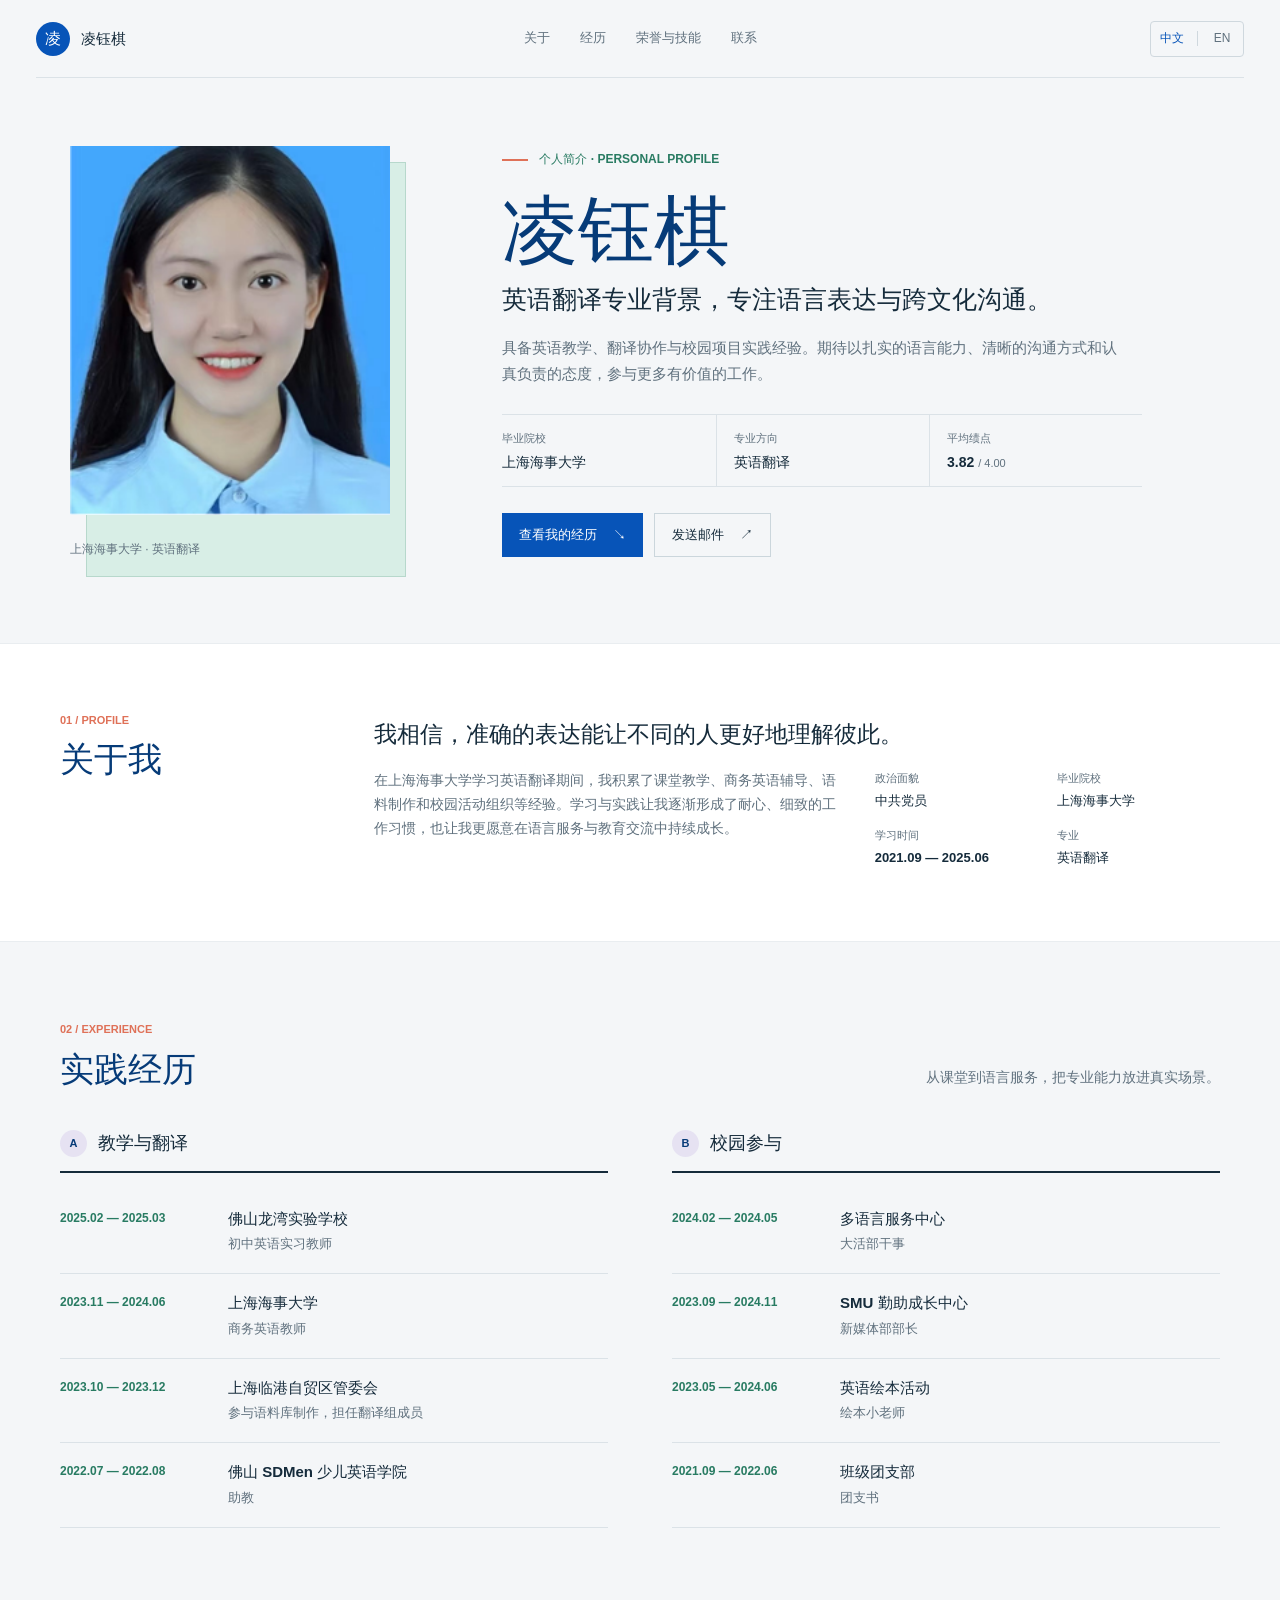
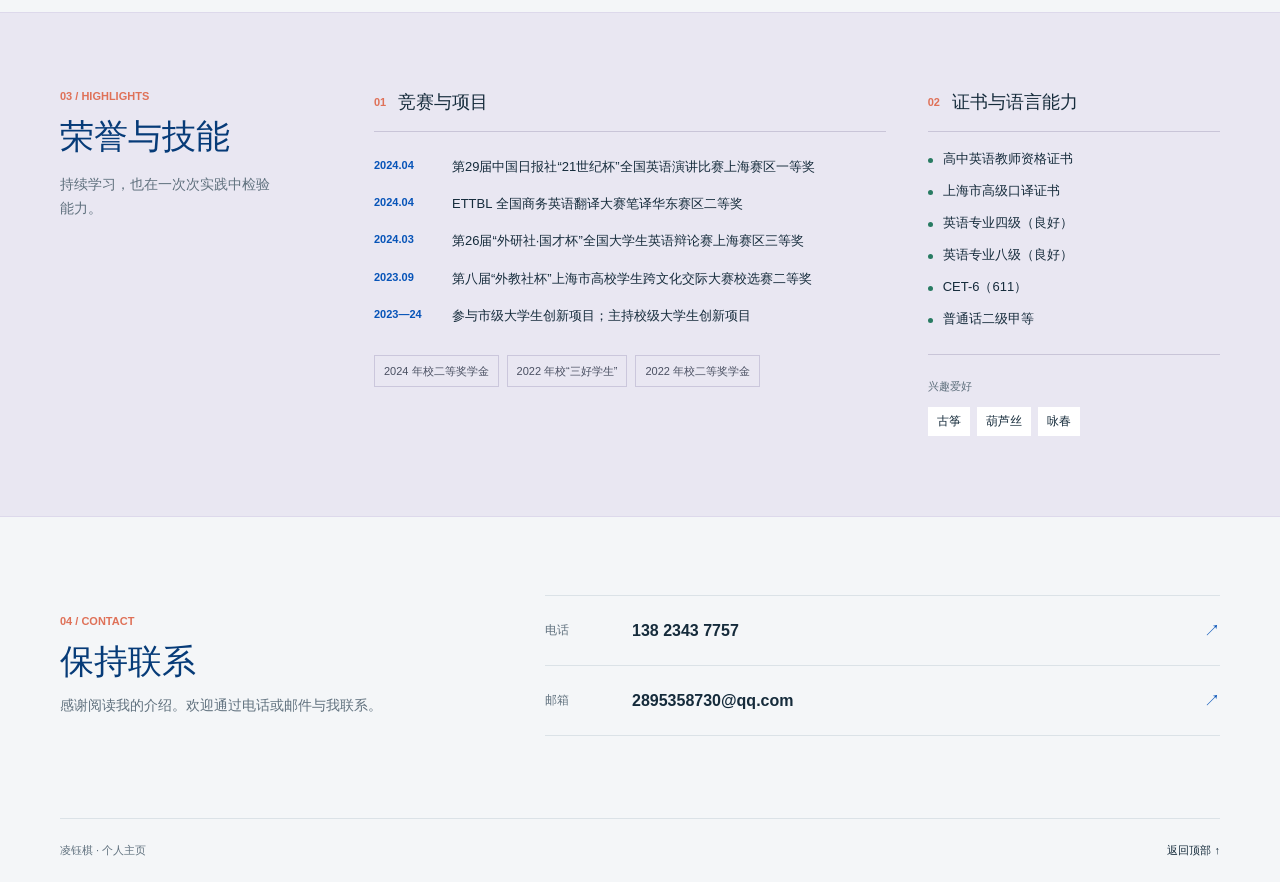
<file: docs/index.html>
<!doctype html>
<html lang="zh-CN">
<head>
  <meta charset="utf-8">
  <meta name="viewport" content="width=device-width, initial-scale=1">
  <meta name="theme-color" content="#f4f6f8">
  <meta name="description" content="凌钰棋的个人介绍与经历">
  <title>凌钰棋 | 个人主页</title>
  <link rel="stylesheet" href="./styles.css">
  <script src="./script.js" defer></script>
</head>
<body>
  <header class="site-header">
    <a class="wordmark" href="#top" aria-label="凌钰棋，返回首页">
      <span class="wordmark-mark">凌</span>
      <span class="wordmark-name" data-i18n="brand">凌钰棋</span>
    </a>
    <nav class="main-nav" aria-label="主导航">
      <a href="#about" data-i18n="navAbout">关于</a>
      <a href="#experience" data-i18n="navExperience">经历</a>
      <a href="#highlights" data-i18n="navHighlights">荣誉与技能</a>
      <a href="#contact" data-i18n="navContact">联系</a>
    </nav>
    <button class="language-toggle" type="button" aria-label="Switch to English" aria-pressed="false">
      <span class="language-option is-active" data-language="zh">中文</span>
      <span class="language-divider" aria-hidden="true"></span>
      <span class="language-option" data-language="en">EN</span>
    </button>
  </header>

  <main id="top">
    <section class="hero page-width" aria-labelledby="hero-title">
      <div class="hero-photo-wrap">
        <img class="hero-photo" src="./assets/profile.png" alt="凌钰棋的证件照">
        <span class="photo-caption" data-i18n="photoCaption">上海海事大学 · 英语翻译</span>
      </div>
      <div class="hero-copy">
        <p class="eyebrow"><span class="eyebrow-line"></span><span data-i18n="eyebrow">个人简介 · PERSONAL PROFILE</span></p>
        <h1 id="hero-title" data-i18n="name">凌钰棋</h1>
        <p class="hero-subtitle" data-i18n="subtitle">英语翻译专业背景，专注语言表达与跨文化沟通。</p>
        <p class="hero-description" data-i18n="intro">具备英语教学、翻译协作与校园项目实践经验。期待以扎实的语言能力、清晰的沟通方式和认真负责的态度，参与更多有价值的工作。</p>
        <div class="hero-facts" aria-label="个人概况">
          <div class="hero-fact"><span data-i18n="factSchoolLabel">毕业院校</span><strong data-i18n="factSchool">上海海事大学</strong></div>
          <div class="hero-fact"><span data-i18n="factMajorLabel">专业方向</span><strong data-i18n="factMajor">英语翻译</strong></div>
          <div class="hero-fact"><span data-i18n="factGpaLabel">平均绩点</span><strong>3.82 <small>/ 4.00</small></strong></div>
        </div>
        <div class="hero-actions">
          <a class="button button-primary" href="#experience"><span data-i18n="ctaExperience">查看我的经历</span><span aria-hidden="true">↘</span></a>
          <a class="button button-quiet" href="mailto:2895358730@qq.com"><span data-i18n="ctaContact">发送邮件</span><span aria-hidden="true">↗</span></a>
        </div>
      </div>
    </section>

    <section class="about-band" id="about">
      <div class="page-width about-layout">
        <div class="section-heading">
          <p class="section-index">01 / PROFILE</p>
          <h2 data-i18n="aboutTitle">关于我</h2>
        </div>
        <div class="about-content">
          <p class="about-lead" data-i18n="aboutLead">我相信，准确的表达能让不同的人更好地理解彼此。</p>
          <div class="about-details">
            <p data-i18n="aboutBody">在上海海事大学学习英语翻译期间，我积累了课堂教学、商务英语辅导、语料制作和校园活动组织等经验。学习与实践让我逐渐形成了耐心、细致的工作习惯，也让我更愿意在语言服务与教育交流中持续成长。</p>
            <dl class="profile-facts">
              <div><dt data-i18n="politicalLabel">政治面貌</dt><dd data-i18n="political">中共党员</dd></div>
              <div><dt data-i18n="schoolLabel">毕业院校</dt><dd data-i18n="school">上海海事大学</dd></div>
              <div><dt data-i18n="studyLabel">学习时间</dt><dd>2021.09 — 2025.06</dd></div>
              <div><dt data-i18n="majorLabel">专业</dt><dd data-i18n="major">英语翻译</dd></div>
            </dl>
          </div>
        </div>
      </div>
    </section>

    <section class="experience-section page-width" id="experience">
      <div class="section-heading section-heading-wide">
        <p class="section-index">02 / EXPERIENCE</p>
        <h2 data-i18n="experienceTitle">实践经历</h2>
        <p class="section-intro" data-i18n="experienceIntro">从课堂到语言服务，把专业能力放进真实场景。</p>
      </div>
      <div class="experience-columns">
        <div class="experience-group">
          <h3><span class="heading-marker">A</span><span data-i18n="teachingTitle">教学与翻译</span></h3>
          <article class="timeline-item">
            <p class="timeline-date">2025.02 — 2025.03</p>
            <div><h4 data-i18n="job1Title">佛山龙湾实验学校</h4><p data-i18n="job1Body">初中英语实习教师</p></div>
          </article>
          <article class="timeline-item">
            <p class="timeline-date">2023.11 — 2024.06</p>
            <div><h4 data-i18n="job2Title">上海海事大学</h4><p data-i18n="job2Body">商务英语教师</p></div>
          </article>
          <article class="timeline-item">
            <p class="timeline-date">2023.10 — 2023.12</p>
            <div><h4 data-i18n="job3Title">上海临港自贸区管委会</h4><p data-i18n="job3Body">参与语料库制作，担任翻译组成员</p></div>
          </article>
          <article class="timeline-item">
            <p class="timeline-date">2022.07 — 2022.08</p>
            <div><h4 data-i18n="job4Title">佛山 SDMen 少儿英语学院</h4><p data-i18n="job4Body">助教</p></div>
          </article>
        </div>
        <div class="experience-group campus-group">
          <h3><span class="heading-marker">B</span><span data-i18n="campusTitle">校园参与</span></h3>
          <article class="timeline-item">
            <p class="timeline-date">2024.02 — 2024.05</p>
            <div><h4 data-i18n="campus1Title">多语言服务中心</h4><p data-i18n="campus1Body">大活部干事</p></div>
          </article>
          <article class="timeline-item">
            <p class="timeline-date">2023.09 — 2024.11</p>
            <div><h4 data-i18n="campus2Title">SMU 勤助成长中心</h4><p data-i18n="campus2Body">新媒体部部长</p></div>
          </article>
          <article class="timeline-item">
            <p class="timeline-date">2023.05 — 2024.06</p>
            <div><h4 data-i18n="campus3Title">英语绘本活动</h4><p data-i18n="campus3Body">绘本小老师</p></div>
          </article>
          <article class="timeline-item">
            <p class="timeline-date">2021.09 — 2022.06</p>
            <div><h4 data-i18n="campus4Title">班级团支部</h4><p data-i18n="campus4Body">团支书</p></div>
          </article>
        </div>
      </div>
    </section>

    <section class="highlights-band" id="highlights">
      <div class="page-width highlights-layout">
        <div class="section-heading">
          <p class="section-index">03 / HIGHLIGHTS</p>
          <h2 data-i18n="highlightsTitle">荣誉与技能</h2>
          <p class="section-intro" data-i18n="highlightsIntro">持续学习，也在一次次实践中检验能力。</p>
        </div>
        <div class="highlights-content">
          <div class="highlight-block">
            <div class="block-heading"><span class="block-number">01</span><h3 data-i18n="awardsTitle">竞赛与项目</h3></div>
            <ul class="award-list">
              <li><span class="award-date">2024.04</span><span data-i18n="award1">第29届中国日报社“21世纪杯”全国英语演讲比赛上海赛区一等奖</span></li>
              <li><span class="award-date">2024.04</span><span data-i18n="award2">ETTBL 全国商务英语翻译大赛笔译华东赛区二等奖</span></li>
              <li><span class="award-date">2024.03</span><span data-i18n="award3">第26届“外研社·国才杯”全国大学生英语辩论赛上海赛区三等奖</span></li>
              <li><span class="award-date">2023.09</span><span data-i18n="award4">第八届“外教社杯”上海市高校学生跨文化交际大赛校选赛二等奖</span></li>
              <li><span class="award-date">2023—24</span><span data-i18n="award5">参与市级大学生创新项目；主持校级大学生创新项目</span></li>
            </ul>
            <ul class="honor-points">
              <li data-i18n="honor1">2024 年校二等奖学金</li>
              <li data-i18n="honor2">2022 年校“三好学生”</li>
              <li data-i18n="honor3">2022 年校二等奖学金</li>
            </ul>
          </div>
          <div class="highlight-block skills-block">
            <div class="block-heading"><span class="block-number">02</span><h3 data-i18n="certificatesTitle">证书与语言能力</h3></div>
            <ul class="certificate-list">
              <li data-i18n="certificate1">高中英语教师资格证书</li>
              <li data-i18n="certificate2">上海市高级口译证书</li>
              <li data-i18n="certificate3">英语专业四级（良好）</li>
              <li data-i18n="certificate4">英语专业八级（良好）</li>
              <li data-i18n="certificate5">CET-6（611）</li>
              <li data-i18n="certificate6">普通话二级甲等</li>
            </ul>
            <div class="interests">
              <span class="interest-label" data-i18n="interestsLabel">兴趣爱好</span>
              <div class="interest-list"><span data-i18n="interest1">古筝</span><span data-i18n="interest2">葫芦丝</span><span data-i18n="interest3">咏春</span></div>
            </div>
          </div>
        </div>
      </div>
    </section>

    <section class="contact-section page-width" id="contact">
      <div class="contact-intro">
        <p class="section-index">04 / CONTACT</p>
        <h2 data-i18n="contactTitle">保持联系</h2>
        <p data-i18n="contactBody">感谢阅读我的介绍。欢迎通过电话或邮件与我联系。</p>
      </div>
      <div class="contact-links">
        <a href="tel:13823437757"><span class="contact-label" data-i18n="phoneLabel">电话</span><strong>138 2343 7757</strong><span class="contact-arrow" aria-hidden="true">↗</span></a>
        <a href="mailto:2895358730@qq.com"><span class="contact-label" data-i18n="emailLabel">邮箱</span><strong>2895358730@qq.com</strong><span class="contact-arrow" aria-hidden="true">↗</span></a>
      </div>
    </section>
  </main>

  <footer class="site-footer page-width">
    <span data-i18n="footer">凌钰棋 · 个人主页</span>
    <a href="#top" data-i18n="backToTop">返回顶部 ↑</a>
  </footer>
</body>
</html>
</file>
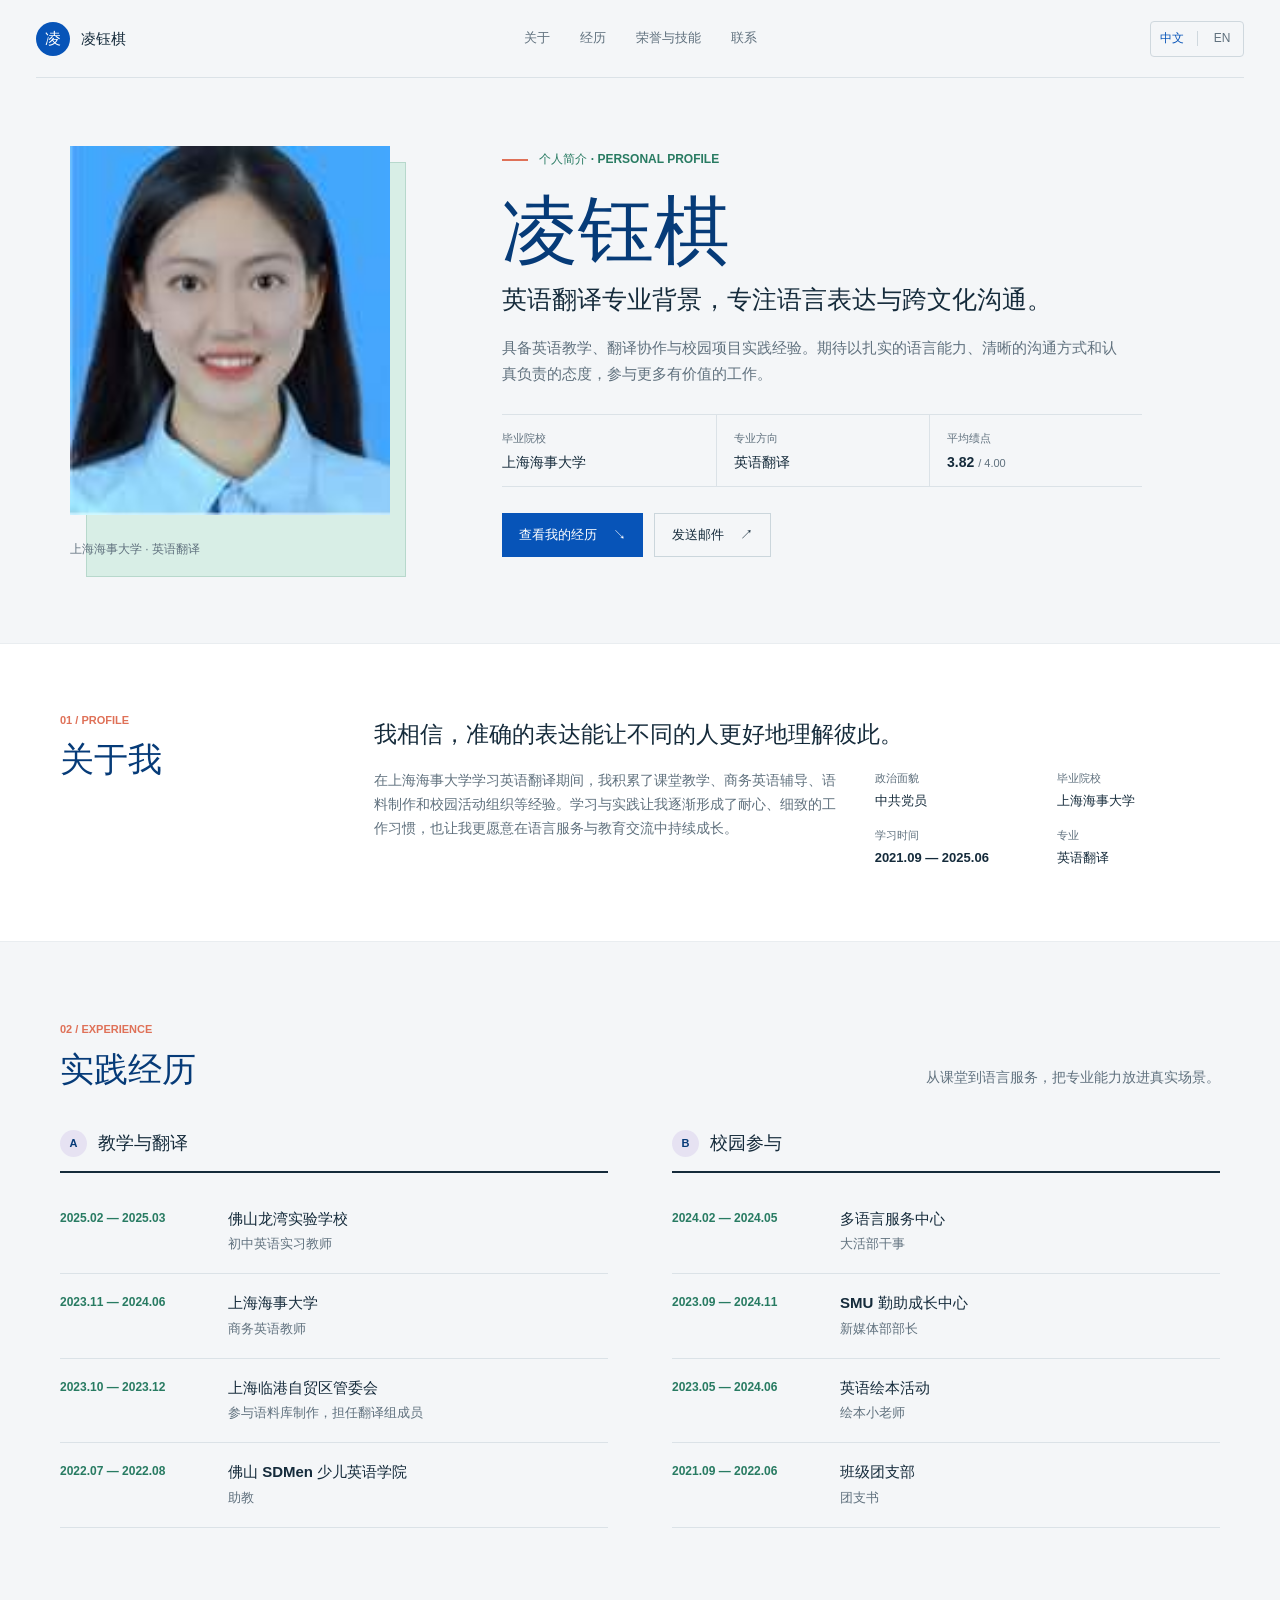
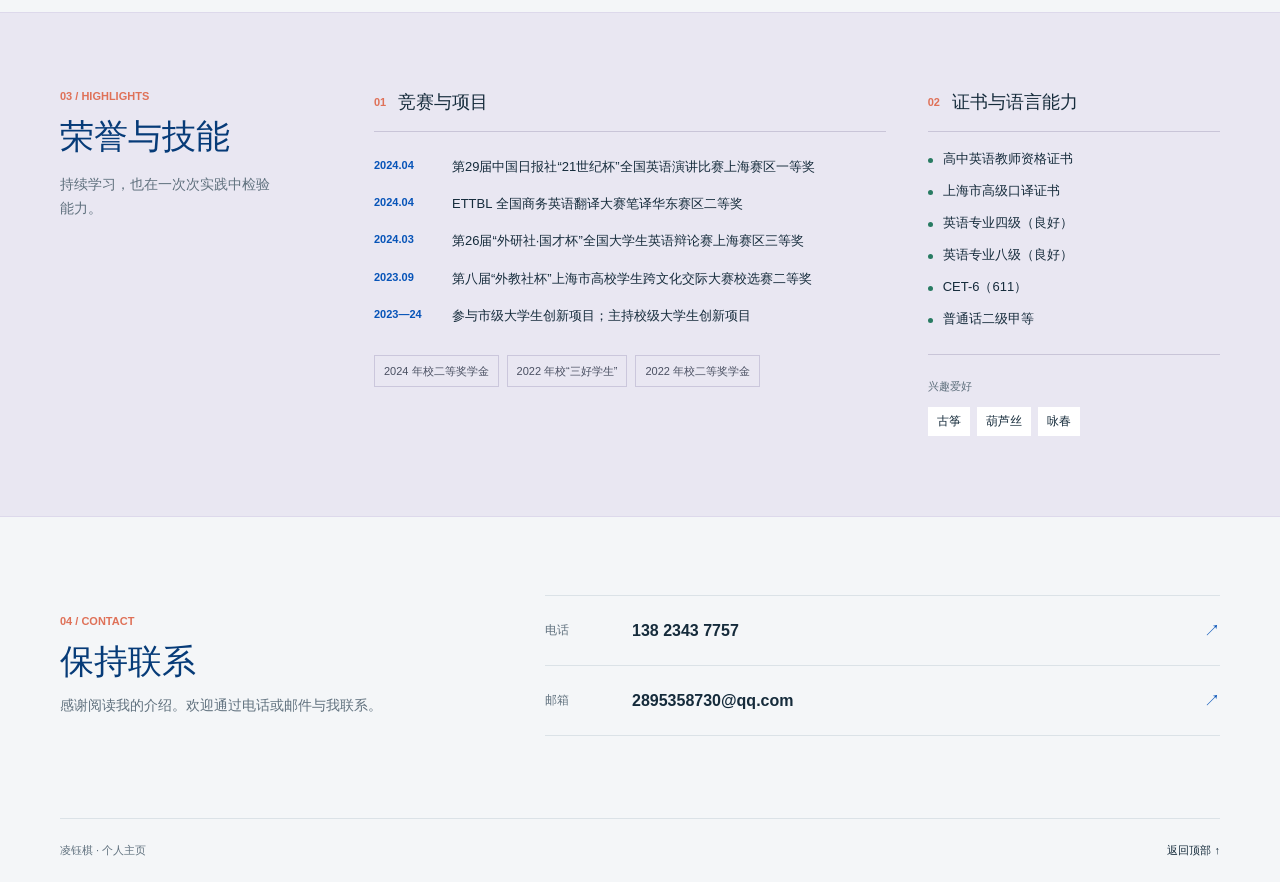
<file: docs/personal-profile-single-file.html>
<!doctype html>
<html lang="zh-CN">
<head>
  <meta charset="utf-8">
  <meta name="viewport" content="width=device-width, initial-scale=1">
  <meta name="theme-color" content="#f4f6f8">
  <meta name="description" content="凌钰棋的个人介绍与经历">
  <title>凌钰棋 | 个人主页</title>
  <style>
:root {
  color-scheme: light;
  --ink: #152b3b;
  --muted: #60717e;
  --blue: #0754b8;
  --blue-deep: #063b78;
  --mint: #d8eee6;
  --mint-deep: #287b62;
  --coral: #df7158;
  --paper: #f4f6f8;
  --white: #fff;
  --line: #dbe2e7;
  --lilac: #e6e2f2;
  font-family: -apple-system, BlinkMacSystemFont, 'Segoe UI', 'PingFang SC', 'Hiragino Sans GB', 'Microsoft YaHei', Arial, sans-serif;
  font-synthesis: none;
  text-rendering: optimizeLegibility;
}

* { box-sizing: border-box; }
html { scroll-behavior: smooth; scroll-padding-top: 88px; }
body { margin: 0; color: var(--ink); background: var(--paper); font-size: 16px; line-height: 1.7; }
a { color: inherit; text-decoration: none; }
button, a { -webkit-tap-highlight-color: transparent; }
button:focus-visible, a:focus-visible { outline: 3px solid var(--coral); outline-offset: 4px; }
.page-width { width: min(1160px, calc(100% - 72px)); margin-inline: auto; }

.site-header {
  min-height: 78px;
  width: min(1280px, calc(100% - 72px));
  margin: 0 auto;
  display: grid;
  grid-template-columns: 1fr auto 1fr;
  align-items: center;
  gap: 28px;
  border-bottom: 1px solid var(--line);
}
.wordmark { display: inline-flex; align-items: center; gap: 11px; justify-self: start; font-weight: 700; }
.wordmark-mark { display: grid; place-items: center; width: 34px; height: 34px; border-radius: 50%; color: #fff; background: var(--blue); font-size: 16px; }
.wordmark-name { font-size: 15px; }
.main-nav { display: flex; align-items: center; gap: 30px; font-size: 13px; color: var(--muted); }
.main-nav a { transition: color .2s ease; }
.main-nav a:hover, .site-footer a:hover { color: var(--blue); }
.language-toggle { justify-self: end; min-width: 94px; height: 36px; padding: 4px 7px; display: inline-flex; align-items: center; justify-content: space-between; gap: 8px; border: 1px solid #cfd8de; border-radius: 4px; background: transparent; color: var(--muted); cursor: pointer; font: inherit; font-size: 12px; }
.language-option { min-width: 28px; text-align: center; }
.language-option.is-active { color: var(--blue); font-weight: 700; }
.language-divider { width: 1px; height: 15px; background: #cfd8de; }

.hero { display: grid; grid-template-columns: minmax(250px, 340px) minmax(0, 1fr); gap: clamp(44px, 8vw, 112px); align-items: center; padding-block: 68px 82px; }
.hero-photo-wrap { position: relative; width: 100%; max-width: 320px; margin-inline: auto; }
.hero-photo-wrap::before { position: absolute; content: ''; inset: 16px -16px -16px 16px; background: var(--mint); border: 1px solid #b7d8cc; }
.hero-photo { position: relative; z-index: 1; display: block; width: 100%; aspect-ratio: 237 / 273; object-fit: cover; object-position: center; background: #49a5ed; }
.photo-caption { position: relative; z-index: 2; display: inline-block; margin-top: 24px; color: var(--muted); font-size: 12px; letter-spacing: 0; }
.eyebrow { display: flex; align-items: center; gap: 11px; margin: 0 0 18px; color: var(--mint-deep); font-size: 12px; font-weight: 700; }
.eyebrow-line { width: 26px; height: 2px; background: var(--coral); }
h1, h2, h3, h4, p { margin-top: 0; }
h1 { margin-bottom: 8px; color: var(--blue-deep); font-size: clamp(48px, 6vw, 76px); line-height: 1.12; font-weight: 700; }
.hero-subtitle { margin-bottom: 17px; color: var(--ink); font-size: clamp(19px, 2.1vw, 25px); font-weight: 600; line-height: 1.5; }
.hero-description { max-width: 620px; margin-bottom: 28px; color: var(--muted); font-size: 15px; }
.hero-facts { display: grid; grid-template-columns: repeat(3, minmax(0, 1fr)); max-width: 640px; border-top: 1px solid var(--line); border-bottom: 1px solid var(--line); }
.hero-fact { min-width: 0; padding: 14px 12px 14px 0; }
.hero-fact + .hero-fact { padding-left: 17px; border-left: 1px solid var(--line); }
.hero-fact > span { display: block; margin-bottom: 4px; color: var(--muted); font-size: 11px; }
.hero-fact strong { display: block; overflow-wrap: anywhere; font-size: 14px; line-height: 1.45; }
.hero-fact small { color: var(--muted); font-size: 11px; font-weight: 500; }
.hero-actions { display: flex; flex-wrap: wrap; gap: 11px; margin-top: 26px; }
.button { min-height: 44px; display: inline-flex; align-items: center; justify-content: center; gap: 16px; padding: 0 17px; font-size: 13px; font-weight: 600; transition: transform .2s ease, background .2s ease; }
.button:hover { transform: translateY(-2px); }
.button-primary { color: white; background: var(--blue); }
.button-primary:hover { background: var(--blue-deep); }
.button-quiet { border: 1px solid #cbd6dc; background: transparent; }
.button-quiet:hover { background: var(--white); }

.about-band { background: var(--white); border-block: 1px solid #e9edf0; }
.about-layout { display: grid; grid-template-columns: 250px minmax(0, 1fr); gap: 64px; padding-block: 67px 72px; }
.section-index { margin-bottom: 9px; color: var(--coral); font-size: 11px; font-weight: 700; }
.section-heading h2, .contact-intro h2 { margin-bottom: 0; color: var(--blue-deep); font-size: 34px; line-height: 1.25; }
.about-content { padding-top: 6px; }
.about-lead { max-width: 670px; margin-bottom: 18px; font-size: 23px; line-height: 1.5; font-weight: 600; }
.about-details { display: grid; grid-template-columns: minmax(0, 1fr) minmax(235px, .74fr); gap: 34px; align-items: start; }
.about-details > p { max-width: 580px; margin: 0; color: var(--muted); font-size: 14px; }
.profile-facts { display: grid; grid-template-columns: 1fr 1fr; gap: 14px 20px; margin: 0; }
.profile-facts div { min-width: 0; }
.profile-facts dt { color: var(--muted); font-size: 11px; }
.profile-facts dd { margin: 2px 0 0; font-size: 13px; font-weight: 600; overflow-wrap: anywhere; }

.experience-section { padding-block: 78px 84px; }
.section-heading-wide { display: grid; grid-template-columns: auto 1fr; align-items: end; column-gap: 22px; margin-bottom: 38px; }
.section-heading-wide .section-index { grid-column: 1 / -1; }
.section-heading-wide h2 { align-self: center; }
.section-intro { max-width: 420px; margin: 0; color: var(--muted); font-size: 14px; }
.section-heading-wide .section-intro { justify-self: end; }
.experience-columns { display: grid; grid-template-columns: 1fr 1fr; gap: 64px; }
.experience-group h3 { display: flex; align-items: center; gap: 11px; margin-bottom: 17px; padding-bottom: 12px; border-bottom: 2px solid var(--ink); font-size: 18px; }
.heading-marker { display: grid; place-items: center; width: 27px; height: 27px; border-radius: 50%; background: var(--lilac); color: var(--blue-deep); font-size: 11px; }
.timeline-item { display: grid; grid-template-columns: 148px minmax(0, 1fr); gap: 20px; padding: 18px 0; border-bottom: 1px solid var(--line); }
.timeline-date { margin: 0; color: var(--mint-deep); font-size: 12px; font-weight: 700; }
.timeline-item h4 { margin: 0 0 3px; font-size: 15px; line-height: 1.5; }
.timeline-item div p { margin: 0; color: var(--muted); font-size: 13px; }

.highlights-band { background: #e9e7f2; border-block: 1px solid #ddd9eb; }
.highlights-layout { display: grid; grid-template-columns: 250px minmax(0, 1fr); gap: 64px; padding-block: 74px 80px; }
.highlights-layout > .section-heading .section-intro { max-width: 220px; margin-top: 16px; }
.highlights-content { display: grid; grid-template-columns: minmax(0, 1.4fr) minmax(225px, .8fr); gap: 42px; }
.block-heading { display: flex; align-items: center; gap: 12px; padding-bottom: 13px; border-bottom: 1px solid #c9c5d8; }
.block-heading h3 { margin: 0; font-size: 18px; }
.block-number { color: var(--coral); font-size: 11px; font-weight: 700; }
.award-list, .certificate-list, .honor-points { margin: 16px 0 0; padding: 0; list-style: none; }
.award-list li { display: grid; grid-template-columns: 68px minmax(0, 1fr); gap: 10px; padding: 8px 0; font-size: 13px; line-height: 1.65; }
.award-date { color: var(--blue); font-size: 11px; font-weight: 700; white-space: nowrap; }
.honor-points { display: flex; flex-wrap: wrap; gap: 8px; margin-top: 20px; }
.honor-points li { padding: 6px 9px; border: 1px solid #cbc7dc; color: #4a5062; font-size: 11px; }
.certificate-list { display: grid; gap: 10px; }
.certificate-list li { position: relative; padding-left: 15px; font-size: 13px; }
.certificate-list li::before { position: absolute; top: .8em; left: 0; width: 5px; height: 5px; border-radius: 50%; background: var(--mint-deep); content: ''; }
.interests { margin-top: 24px; padding-top: 16px; border-top: 1px solid #c9c5d8; }
.interest-label { color: var(--muted); font-size: 11px; }
.interest-list { display: flex; flex-wrap: wrap; gap: 7px; margin-top: 9px; }
.interest-list span { padding: 4px 9px; background: var(--white); font-size: 12px; }

.contact-section { display: grid; grid-template-columns: minmax(220px, .75fr) minmax(0, 1.25fr); gap: 80px; align-items: center; padding-block: 78px 82px; }
.contact-intro h2 { margin-bottom: 12px; }
.contact-intro > p:last-child { max-width: 330px; margin: 0; color: var(--muted); font-size: 14px; }
.contact-links { border-top: 1px solid var(--line); }
.contact-links a { min-height: 70px; display: grid; grid-template-columns: 75px minmax(0, 1fr) 24px; align-items: center; gap: 12px; border-bottom: 1px solid var(--line); }
.contact-label { color: var(--muted); font-size: 12px; }
.contact-links strong { min-width: 0; font-size: 16px; overflow-wrap: anywhere; }
.contact-arrow { color: var(--blue); text-align: right; }
.site-footer { min-height: 64px; display: flex; align-items: center; justify-content: space-between; border-top: 1px solid var(--line); color: var(--muted); font-size: 11px; }
.site-footer a { color: var(--ink); }

@media (max-width: 850px) {
  .page-width, .site-header { width: min(100% - 44px, 680px); }
  .site-header { grid-template-columns: 1fr auto; gap: 10px; padding-block: 12px; }
  .main-nav { grid-row: 2; grid-column: 1 / -1; justify-content: space-between; gap: 12px; padding: 5px 0 2px; }
  .hero { grid-template-columns: minmax(190px, 260px) minmax(0, 1fr); gap: 42px; padding-block: 54px 65px; }
  .hero-photo-wrap { max-width: 250px; }
  .about-layout, .highlights-layout { grid-template-columns: 1fr; gap: 27px; }
  .about-details { grid-template-columns: minmax(0, 1fr) minmax(220px, .8fr); gap: 26px; }
  .experience-columns { gap: 34px; }
  .timeline-item { grid-template-columns: 118px minmax(0, 1fr); gap: 14px; }
  .highlights-content { gap: 28px; }
  .contact-section { gap: 40px; }
}

@media (max-width: 600px) {
  body { font-size: 15px; }
  .page-width, .site-header { width: calc(100% - 36px); }
  .site-header { min-height: auto; }
  .main-nav { overflow-x: auto; justify-content: flex-start; gap: 23px; white-space: nowrap; scrollbar-width: none; }
  .main-nav::-webkit-scrollbar { display: none; }
  .hero { grid-template-columns: 1fr; gap: 32px; padding-block: 36px 52px; }
  .hero-photo-wrap { width: min(68%, 245px); margin-left: 10px; }
  .photo-caption { margin-top: 18px; }
  .hero-copy { min-width: 0; }
  h1 { font-size: 50px; }
  .hero-subtitle { font-size: 19px; }
  .hero-description { font-size: 14px; }
  .hero-facts { grid-template-columns: 1fr 1fr 1fr; }
  .hero-fact { padding-right: 7px; }
  .hero-fact + .hero-fact { padding-left: 9px; }
  .hero-fact strong { font-size: 12px; }
  .button { flex: 1 1 auto; }
  .about-layout { padding-block: 48px 52px; }
  .section-heading h2, .contact-intro h2 { font-size: 30px; }
  .about-lead { font-size: 20px; }
  .about-details { grid-template-columns: 1fr; gap: 23px; }
  .profile-facts { gap: 13px 18px; }
  .experience-section { padding-block: 53px 58px; }
  .section-heading-wide { display: block; margin-bottom: 27px; }
  .section-heading-wide h2 { margin-bottom: 8px; }
  .section-heading-wide .section-intro { margin-top: 9px; }
  .experience-columns { grid-template-columns: 1fr; gap: 34px; }
  .timeline-item { grid-template-columns: 112px minmax(0, 1fr); gap: 12px; }
  .timeline-date { font-size: 11px; }
  .timeline-item h4 { font-size: 14px; }
  .timeline-item div p { font-size: 12px; }
  .highlights-layout { padding-block: 50px 54px; }
  .highlights-content { grid-template-columns: 1fr; gap: 35px; }
  .award-list li { grid-template-columns: 62px minmax(0, 1fr); font-size: 12px; }
  .contact-section { grid-template-columns: 1fr; gap: 26px; padding-block: 54px 58px; }
  .contact-links a { grid-template-columns: 52px minmax(0, 1fr) 18px; min-height: 65px; gap: 8px; }
  .contact-links strong { font-size: 14px; }
}

@media print {
  body { background: white; }
  .site-header, .hero-actions, .site-footer a { display: none; }
  .page-width { width: 100%; }
  .hero, .about-layout, .experience-section, .highlights-layout, .contact-section { padding-block: 24px; }
  .about-band, .highlights-band { background: white; }
  a { text-decoration: none; }
}

  </style>
</head>
<body>
  <header class="site-header">
    <a class="wordmark" href="#top" aria-label="凌钰棋，返回首页">
      <span class="wordmark-mark">凌</span>
      <span class="wordmark-name" data-i18n="brand">凌钰棋</span>
    </a>
    <nav class="main-nav" aria-label="主导航">
      <a href="#about" data-i18n="navAbout">关于</a>
      <a href="#experience" data-i18n="navExperience">经历</a>
      <a href="#highlights" data-i18n="navHighlights">荣誉与技能</a>
      <a href="#contact" data-i18n="navContact">联系</a>
    </nav>
    <button class="language-toggle" type="button" aria-label="Switch to English" aria-pressed="false">
      <span class="language-option is-active" data-language="zh">中文</span>
      <span class="language-divider" aria-hidden="true"></span>
      <span class="language-option" data-language="en">EN</span>
    </button>
  </header>

  <main id="top">
    <section class="hero page-width" aria-labelledby="hero-title">
      <div class="hero-photo-wrap">
        <img class="hero-photo" src="[data-uri]" alt="凌钰棋的证件照">
        <span class="photo-caption" data-i18n="photoCaption">上海海事大学 · 英语翻译</span>
      </div>
      <div class="hero-copy">
        <p class="eyebrow"><span class="eyebrow-line"></span><span data-i18n="eyebrow">个人简介 · PERSONAL PROFILE</span></p>
        <h1 id="hero-title" data-i18n="name">凌钰棋</h1>
        <p class="hero-subtitle" data-i18n="subtitle">英语翻译专业背景，专注语言表达与跨文化沟通。</p>
        <p class="hero-description" data-i18n="intro">具备英语教学、翻译协作与校园项目实践经验。期待以扎实的语言能力、清晰的沟通方式和认真负责的态度，参与更多有价值的工作。</p>
        <div class="hero-facts" aria-label="个人概况">
          <div class="hero-fact"><span data-i18n="factSchoolLabel">毕业院校</span><strong data-i18n="factSchool">上海海事大学</strong></div>
          <div class="hero-fact"><span data-i18n="factMajorLabel">专业方向</span><strong data-i18n="factMajor">英语翻译</strong></div>
          <div class="hero-fact"><span data-i18n="factGpaLabel">平均绩点</span><strong>3.82 <small>/ 4.00</small></strong></div>
        </div>
        <div class="hero-actions">
          <a class="button button-primary" href="#experience"><span data-i18n="ctaExperience">查看我的经历</span><span aria-hidden="true">↘</span></a>
          <a class="button button-quiet" href="mailto:2895358730@qq.com"><span data-i18n="ctaContact">发送邮件</span><span aria-hidden="true">↗</span></a>
        </div>
      </div>
    </section>

    <section class="about-band" id="about">
      <div class="page-width about-layout">
        <div class="section-heading">
          <p class="section-index">01 / PROFILE</p>
          <h2 data-i18n="aboutTitle">关于我</h2>
        </div>
        <div class="about-content">
          <p class="about-lead" data-i18n="aboutLead">我相信，准确的表达能让不同的人更好地理解彼此。</p>
          <div class="about-details">
            <p data-i18n="aboutBody">在上海海事大学学习英语翻译期间，我积累了课堂教学、商务英语辅导、语料制作和校园活动组织等经验。学习与实践让我逐渐形成了耐心、细致的工作习惯，也让我更愿意在语言服务与教育交流中持续成长。</p>
            <dl class="profile-facts">
              <div><dt data-i18n="politicalLabel">政治面貌</dt><dd data-i18n="political">中共党员</dd></div>
              <div><dt data-i18n="schoolLabel">毕业院校</dt><dd data-i18n="school">上海海事大学</dd></div>
              <div><dt data-i18n="studyLabel">学习时间</dt><dd>2021.09 — 2025.06</dd></div>
              <div><dt data-i18n="majorLabel">专业</dt><dd data-i18n="major">英语翻译</dd></div>
            </dl>
          </div>
        </div>
      </div>
    </section>

    <section class="experience-section page-width" id="experience">
      <div class="section-heading section-heading-wide">
        <p class="section-index">02 / EXPERIENCE</p>
        <h2 data-i18n="experienceTitle">实践经历</h2>
        <p class="section-intro" data-i18n="experienceIntro">从课堂到语言服务，把专业能力放进真实场景。</p>
      </div>
      <div class="experience-columns">
        <div class="experience-group">
          <h3><span class="heading-marker">A</span><span data-i18n="teachingTitle">教学与翻译</span></h3>
          <article class="timeline-item">
            <p class="timeline-date">2025.02 — 2025.03</p>
            <div><h4 data-i18n="job1Title">佛山龙湾实验学校</h4><p data-i18n="job1Body">初中英语实习教师</p></div>
          </article>
          <article class="timeline-item">
            <p class="timeline-date">2023.11 — 2024.06</p>
            <div><h4 data-i18n="job2Title">上海海事大学</h4><p data-i18n="job2Body">商务英语教师</p></div>
          </article>
          <article class="timeline-item">
            <p class="timeline-date">2023.10 — 2023.12</p>
            <div><h4 data-i18n="job3Title">上海临港自贸区管委会</h4><p data-i18n="job3Body">参与语料库制作，担任翻译组成员</p></div>
          </article>
          <article class="timeline-item">
            <p class="timeline-date">2022.07 — 2022.08</p>
            <div><h4 data-i18n="job4Title">佛山 SDMen 少儿英语学院</h4><p data-i18n="job4Body">助教</p></div>
          </article>
        </div>
        <div class="experience-group campus-group">
          <h3><span class="heading-marker">B</span><span data-i18n="campusTitle">校园参与</span></h3>
          <article class="timeline-item">
            <p class="timeline-date">2024.02 — 2024.05</p>
            <div><h4 data-i18n="campus1Title">多语言服务中心</h4><p data-i18n="campus1Body">大活部干事</p></div>
          </article>
          <article class="timeline-item">
            <p class="timeline-date">2023.09 — 2024.11</p>
            <div><h4 data-i18n="campus2Title">SMU 勤助成长中心</h4><p data-i18n="campus2Body">新媒体部部长</p></div>
          </article>
          <article class="timeline-item">
            <p class="timeline-date">2023.05 — 2024.06</p>
            <div><h4 data-i18n="campus3Title">英语绘本活动</h4><p data-i18n="campus3Body">绘本小老师</p></div>
          </article>
          <article class="timeline-item">
            <p class="timeline-date">2021.09 — 2022.06</p>
            <div><h4 data-i18n="campus4Title">班级团支部</h4><p data-i18n="campus4Body">团支书</p></div>
          </article>
        </div>
      </div>
    </section>

    <section class="highlights-band" id="highlights">
      <div class="page-width highlights-layout">
        <div class="section-heading">
          <p class="section-index">03 / HIGHLIGHTS</p>
          <h2 data-i18n="highlightsTitle">荣誉与技能</h2>
          <p class="section-intro" data-i18n="highlightsIntro">持续学习，也在一次次实践中检验能力。</p>
        </div>
        <div class="highlights-content">
          <div class="highlight-block">
            <div class="block-heading"><span class="block-number">01</span><h3 data-i18n="awardsTitle">竞赛与项目</h3></div>
            <ul class="award-list">
              <li><span class="award-date">2024.04</span><span data-i18n="award1">第29届中国日报社“21世纪杯”全国英语演讲比赛上海赛区一等奖</span></li>
              <li><span class="award-date">2024.04</span><span data-i18n="award2">ETTBL 全国商务英语翻译大赛笔译华东赛区二等奖</span></li>
              <li><span class="award-date">2024.03</span><span data-i18n="award3">第26届“外研社·国才杯”全国大学生英语辩论赛上海赛区三等奖</span></li>
              <li><span class="award-date">2023.09</span><span data-i18n="award4">第八届“外教社杯”上海市高校学生跨文化交际大赛校选赛二等奖</span></li>
              <li><span class="award-date">2023—24</span><span data-i18n="award5">参与市级大学生创新项目；主持校级大学生创新项目</span></li>
            </ul>
            <ul class="honor-points">
              <li data-i18n="honor1">2024 年校二等奖学金</li>
              <li data-i18n="honor2">2022 年校“三好学生”</li>
              <li data-i18n="honor3">2022 年校二等奖学金</li>
            </ul>
          </div>
          <div class="highlight-block skills-block">
            <div class="block-heading"><span class="block-number">02</span><h3 data-i18n="certificatesTitle">证书与语言能力</h3></div>
            <ul class="certificate-list">
              <li data-i18n="certificate1">高中英语教师资格证书</li>
              <li data-i18n="certificate2">上海市高级口译证书</li>
              <li data-i18n="certificate3">英语专业四级（良好）</li>
              <li data-i18n="certificate4">英语专业八级（良好）</li>
              <li data-i18n="certificate5">CET-6（611）</li>
              <li data-i18n="certificate6">普通话二级甲等</li>
            </ul>
            <div class="interests">
              <span class="interest-label" data-i18n="interestsLabel">兴趣爱好</span>
              <div class="interest-list"><span data-i18n="interest1">古筝</span><span data-i18n="interest2">葫芦丝</span><span data-i18n="interest3">咏春</span></div>
            </div>
          </div>
        </div>
      </div>
    </section>

    <section class="contact-section page-width" id="contact">
      <div class="contact-intro">
        <p class="section-index">04 / CONTACT</p>
        <h2 data-i18n="contactTitle">保持联系</h2>
        <p data-i18n="contactBody">感谢阅读我的介绍。欢迎通过电话或邮件与我联系。</p>
      </div>
      <div class="contact-links">
        <a href="tel:13823437757"><span class="contact-label" data-i18n="phoneLabel">电话</span><strong>138 2343 7757</strong><span class="contact-arrow" aria-hidden="true">↗</span></a>
        <a href="mailto:2895358730@qq.com"><span class="contact-label" data-i18n="emailLabel">邮箱</span><strong>2895358730@qq.com</strong><span class="contact-arrow" aria-hidden="true">↗</span></a>
      </div>
    </section>
  </main>

  <footer class="site-footer page-width">
    <span data-i18n="footer">凌钰棋 · 个人主页</span>
    <a href="#top" data-i18n="backToTop">返回顶部 ↑</a>
  </footer>
  <script>
const translations = {
  zh: {
    brand: '凌钰棋', navAbout: '关于', navExperience: '经历', navHighlights: '荣誉与技能', navContact: '联系',
    photoCaption: '上海海事大学 · 英语翻译', eyebrow: '个人简介 · PERSONAL PROFILE', name: '凌钰棋',
    subtitle: '英语翻译专业背景，专注语言表达与跨文化沟通。',
    intro: '具备英语教学、翻译协作与校园项目实践经验。期待以扎实的语言能力、清晰的沟通方式和认真负责的态度，参与更多有价值的工作。',
    factSchoolLabel: '毕业院校', factSchool: '上海海事大学', factMajorLabel: '专业方向', factMajor: '英语翻译', factGpaLabel: '平均绩点',
    ctaExperience: '查看我的经历', ctaContact: '发送邮件', aboutTitle: '关于我',
    aboutLead: '我相信，准确的表达能让不同的人更好地理解彼此。',
    aboutBody: '在上海海事大学学习英语翻译期间，我积累了课堂教学、商务英语辅导、语料制作和校园活动组织等经验。学习与实践让我逐渐形成了耐心、细致的工作习惯，也让我更愿意在语言服务与教育交流中持续成长。',
    politicalLabel: '政治面貌', political: '中共党员', schoolLabel: '毕业院校', school: '上海海事大学', studyLabel: '学习时间', majorLabel: '专业', major: '英语翻译',
    experienceTitle: '实践经历', experienceIntro: '从课堂到语言服务，把专业能力放进真实场景。', teachingTitle: '教学与翻译',
    job1Title: '佛山龙湾实验学校', job1Body: '初中英语实习教师', job2Title: '上海海事大学', job2Body: '商务英语教师',
    job3Title: '上海临港自贸区管委会', job3Body: '参与语料库制作，担任翻译组成员', job4Title: '佛山 SDMen 少儿英语学院', job4Body: '助教',
    campusTitle: '校园参与', campus1Title: '多语言服务中心', campus1Body: '大活部干事', campus2Title: 'SMU 勤助成长中心', campus2Body: '新媒体部部长',
    campus3Title: '英语绘本活动', campus3Body: '绘本小老师', campus4Title: '班级团支部', campus4Body: '团支书',
    highlightsTitle: '荣誉与技能', highlightsIntro: '持续学习，也在一次次实践中检验能力。', awardsTitle: '竞赛与项目',
    award1: '第29届中国日报社“21世纪杯”全国英语演讲比赛上海赛区一等奖',
    award2: 'ETTBL 全国商务英语翻译大赛笔译华东赛区二等奖',
    award3: '第26届“外研社·国才杯”全国大学生英语辩论赛上海赛区三等奖',
    award4: '第八届“外教社杯”上海市高校学生跨文化交际大赛校选赛二等奖',
    award5: '参与市级大学生创新项目；主持校级大学生创新项目',
    honor1: '2024 年校二等奖学金', honor2: '2022 年校“三好学生”', honor3: '2022 年校二等奖学金',
    certificatesTitle: '证书与语言能力', certificate1: '高中英语教师资格证书', certificate2: '上海市高级口译证书',
    certificate3: '英语专业四级（良好）', certificate4: '英语专业八级（良好）', certificate5: 'CET-6（611）', certificate6: '普通话二级甲等',
    interestsLabel: '兴趣爱好', interest1: '古筝', interest2: '葫芦丝', interest3: '咏春',
    contactTitle: '保持联系', contactBody: '感谢阅读我的介绍。欢迎通过电话或邮件与我联系。', phoneLabel: '电话', emailLabel: '邮箱',
    footer: '凌钰棋 · 个人主页', backToTop: '返回顶部 ↑'
  },
  en: {
    brand: 'Ling Yuqi', navAbout: 'About', navExperience: 'Experience', navHighlights: 'Awards & Skills', navContact: 'Contact',
    photoCaption: 'Shanghai Maritime University · English Translation', eyebrow: 'PERSONAL PROFILE', name: 'Ling Yuqi',
    subtitle: 'English translation background, focused on clear expression and cross-cultural communication.',
    intro: 'Experience in English teaching, translation collaboration and campus projects. I bring strong language skills, thoughtful communication and a dependable approach to every project.',
    factSchoolLabel: 'EDUCATION', factSchool: 'Shanghai Maritime University', factMajorLabel: 'FIELD', factMajor: 'English Translation', factGpaLabel: 'GPA',
    ctaExperience: 'Explore experience', ctaContact: 'Send an email', aboutTitle: 'About me',
    aboutLead: 'I believe clear language helps people understand one another.',
    aboutBody: 'While studying English Translation at Shanghai Maritime University, I gained experience in classroom teaching, Business English tutoring, corpus development and campus event organization. These experiences shaped my patient, detail-oriented working style and strengthened my interest in language services and educational exchange.',
    politicalLabel: 'Membership', political: 'Communist Party of China', schoolLabel: 'University', school: 'Shanghai Maritime University', studyLabel: 'Study period', majorLabel: 'Major', major: 'English Translation',
    experienceTitle: 'Experience', experienceIntro: 'Applying language skills in classrooms, translation work and campus life.', teachingTitle: 'Teaching & Translation',
    job1Title: 'Longwan Experimental School, Foshan', job1Body: 'Middle school English teaching intern', job2Title: 'Shanghai Maritime University', job2Body: 'Business English teacher',
    job3Title: 'Lingang Free Trade Zone Administrative Committee', job3Body: 'Corpus development; member of the translation team', job4Title: 'SDMen Children’s English Institute, Foshan', job4Body: 'Assistant teacher',
    campusTitle: 'Campus involvement', campus1Title: 'Multilingual Service Center', campus1Body: 'Student affairs team member', campus2Title: 'SMU Work-Study Growth Center', campus2Body: 'Head of New Media',
    campus3Title: 'English picture-book program', campus3Body: 'Picture-book instructor', campus4Title: 'Class youth league branch', campus4Body: 'Branch secretary',
    highlightsTitle: 'Awards & Skills', highlightsIntro: 'A record of continued learning and hands-on practice.', awardsTitle: 'Competitions & Projects',
    award1: '1st Prize, Shanghai Division, 29th China Daily “21st Century Cup” National English Speaking Competition',
    award2: '2nd Prize, East China Division, ETTBL National Business English Translation Contest (written translation)',
    award3: '3rd Prize, Shanghai Division, 26th FLTRP · ETIC National College English Debate Competition',
    award4: '2nd Prize, university selection, 8th SFLEP Cup Shanghai Intercultural Communication Competition',
    award5: 'Participant in a municipal student innovation project; lead of a university-level student innovation project',
    honor1: 'University Second-Class Scholarship, 2024', honor2: 'Merit Student, 2022', honor3: 'University Second-Class Scholarship, 2022',
    certificatesTitle: 'Certificates & Language Skills', certificate1: 'Senior High School English Teacher Qualification', certificate2: 'Shanghai Advanced Interpretation Certificate',
    certificate3: 'TEM-4 (Good)', certificate4: 'TEM-8 (Good)', certificate5: 'CET-6 (611)', certificate6: 'Putonghua Proficiency Test, Level 2-A',
    interestsLabel: 'INTERESTS', interest1: 'Guzheng', interest2: 'Hulusi', interest3: 'Wing Chun',
    contactTitle: 'Let’s connect', contactBody: 'Thank you for reading. I welcome a conversation by phone or email.', phoneLabel: 'PHONE', emailLabel: 'EMAIL',
    footer: 'Ling Yuqi · Personal Profile', backToTop: 'Back to top ↑'
  }
};

const languageButton = document.querySelector('.language-toggle');
const languageOptions = document.querySelectorAll('.language-option');

function setLanguage(language) {
  const copy = translations[language];
  document.documentElement.lang = language === 'zh' ? 'zh-CN' : 'en';
  document.title = language === 'zh' ? '凌钰棋 | 个人主页' : 'Ling Yuqi | Personal Profile';
  document.querySelectorAll('[data-i18n]').forEach((element) => {
    const key = element.dataset.i18n;
    if (copy[key]) element.textContent = copy[key];
  });
  languageOptions.forEach((option) => {
    const active = option.dataset.language === language;
    option.classList.toggle('is-active', active);
  });
  languageButton.setAttribute('aria-pressed', String(language === 'en'));
  languageButton.setAttribute('aria-label', language === 'zh' ? 'Switch to English' : '切换为中文');
  try { localStorage.setItem('profile-language', language); } catch (_) {}
}

languageButton.addEventListener('click', () => {
  const nextLanguage = document.documentElement.lang === 'zh-CN' ? 'en' : 'zh';
  setLanguage(nextLanguage);
});

let savedLanguage = 'zh';
try { savedLanguage = localStorage.getItem('profile-language') || 'zh'; } catch (_) {}
setLanguage(savedLanguage === 'en' ? 'en' : 'zh');

  </script>
</body>
</html>
</file>
<file: docs/styles.css>
:root {
  color-scheme: light;
  --ink: #152b3b;
  --muted: #60717e;
  --blue: #0754b8;
  --blue-deep: #063b78;
  --mint: #d8eee6;
  --mint-deep: #287b62;
  --coral: #df7158;
  --paper: #f4f6f8;
  --white: #fff;
  --line: #dbe2e7;
  --lilac: #e6e2f2;
  font-family: -apple-system, BlinkMacSystemFont, 'Segoe UI', 'PingFang SC', 'Hiragino Sans GB', 'Microsoft YaHei', Arial, sans-serif;
  font-synthesis: none;
  text-rendering: optimizeLegibility;
}

* { box-sizing: border-box; }
html { scroll-behavior: smooth; scroll-padding-top: 88px; }
body { margin: 0; color: var(--ink); background: var(--paper); font-size: 16px; line-height: 1.7; }
a { color: inherit; text-decoration: none; }
button, a { -webkit-tap-highlight-color: transparent; }
button:focus-visible, a:focus-visible { outline: 3px solid var(--coral); outline-offset: 4px; }
.page-width { width: min(1160px, calc(100% - 72px)); margin-inline: auto; }

.site-header {
  min-height: 78px;
  width: min(1280px, calc(100% - 72px));
  margin: 0 auto;
  display: grid;
  grid-template-columns: 1fr auto 1fr;
  align-items: center;
  gap: 28px;
  border-bottom: 1px solid var(--line);
}
.wordmark { display: inline-flex; align-items: center; gap: 11px; justify-self: start; font-weight: 700; }
.wordmark-mark { display: grid; place-items: center; width: 34px; height: 34px; border-radius: 50%; color: #fff; background: var(--blue); font-size: 16px; }
.wordmark-name { font-size: 15px; }
.main-nav { display: flex; align-items: center; gap: 30px; font-size: 13px; color: var(--muted); }
.main-nav a { transition: color .2s ease; }
.main-nav a:hover, .site-footer a:hover { color: var(--blue); }
.language-toggle { justify-self: end; min-width: 94px; height: 36px; padding: 4px 7px; display: inline-flex; align-items: center; justify-content: space-between; gap: 8px; border: 1px solid #cfd8de; border-radius: 4px; background: transparent; color: var(--muted); cursor: pointer; font: inherit; font-size: 12px; }
.language-option { min-width: 28px; text-align: center; }
.language-option.is-active { color: var(--blue); font-weight: 700; }
.language-divider { width: 1px; height: 15px; background: #cfd8de; }

.hero { display: grid; grid-template-columns: minmax(250px, 340px) minmax(0, 1fr); gap: clamp(44px, 8vw, 112px); align-items: center; padding-block: 68px 82px; }
.hero-photo-wrap { position: relative; width: 100%; max-width: 320px; margin-inline: auto; }
.hero-photo-wrap::before { position: absolute; content: ''; inset: 16px -16px -16px 16px; background: var(--mint); border: 1px solid #b7d8cc; }
.hero-photo { position: relative; z-index: 1; display: block; width: 100%; aspect-ratio: 237 / 273; object-fit: cover; object-position: center; background: #49a5ed; }
.photo-caption { position: relative; z-index: 2; display: inline-block; margin-top: 24px; color: var(--muted); font-size: 12px; letter-spacing: 0; }
.eyebrow { display: flex; align-items: center; gap: 11px; margin: 0 0 18px; color: var(--mint-deep); font-size: 12px; font-weight: 700; }
.eyebrow-line { width: 26px; height: 2px; background: var(--coral); }
h1, h2, h3, h4, p { margin-top: 0; }
h1 { margin-bottom: 8px; color: var(--blue-deep); font-size: clamp(48px, 6vw, 76px); line-height: 1.12; font-weight: 700; }
.hero-subtitle { margin-bottom: 17px; color: var(--ink); font-size: clamp(19px, 2.1vw, 25px); font-weight: 600; line-height: 1.5; }
.hero-description { max-width: 620px; margin-bottom: 28px; color: var(--muted); font-size: 15px; }
.hero-facts { display: grid; grid-template-columns: repeat(3, minmax(0, 1fr)); max-width: 640px; border-top: 1px solid var(--line); border-bottom: 1px solid var(--line); }
.hero-fact { min-width: 0; padding: 14px 12px 14px 0; }
.hero-fact + .hero-fact { padding-left: 17px; border-left: 1px solid var(--line); }
.hero-fact > span { display: block; margin-bottom: 4px; color: var(--muted); font-size: 11px; }
.hero-fact strong { display: block; overflow-wrap: anywhere; font-size: 14px; line-height: 1.45; }
.hero-fact small { color: var(--muted); font-size: 11px; font-weight: 500; }
.hero-actions { display: flex; flex-wrap: wrap; gap: 11px; margin-top: 26px; }
.button { min-height: 44px; display: inline-flex; align-items: center; justify-content: center; gap: 16px; padding: 0 17px; font-size: 13px; font-weight: 600; transition: transform .2s ease, background .2s ease; }
.button:hover { transform: translateY(-2px); }
.button-primary { color: white; background: var(--blue); }
.button-primary:hover { background: var(--blue-deep); }
.button-quiet { border: 1px solid #cbd6dc; background: transparent; }
.button-quiet:hover { background: var(--white); }

.about-band { background: var(--white); border-block: 1px solid #e9edf0; }
.about-layout { display: grid; grid-template-columns: 250px minmax(0, 1fr); gap: 64px; padding-block: 67px 72px; }
.section-index { margin-bottom: 9px; color: var(--coral); font-size: 11px; font-weight: 700; }
.section-heading h2, .contact-intro h2 { margin-bottom: 0; color: var(--blue-deep); font-size: 34px; line-height: 1.25; }
.about-content { padding-top: 6px; }
.about-lead { max-width: 670px; margin-bottom: 18px; font-size: 23px; line-height: 1.5; font-weight: 600; }
.about-details { display: grid; grid-template-columns: minmax(0, 1fr) minmax(235px, .74fr); gap: 34px; align-items: start; }
.about-details > p { max-width: 580px; margin: 0; color: var(--muted); font-size: 14px; }
.profile-facts { display: grid; grid-template-columns: 1fr 1fr; gap: 14px 20px; margin: 0; }
.profile-facts div { min-width: 0; }
.profile-facts dt { color: var(--muted); font-size: 11px; }
.profile-facts dd { margin: 2px 0 0; font-size: 13px; font-weight: 600; overflow-wrap: anywhere; }

.experience-section { padding-block: 78px 84px; }
.section-heading-wide { display: grid; grid-template-columns: auto 1fr; align-items: end; column-gap: 22px; margin-bottom: 38px; }
.section-heading-wide .section-index { grid-column: 1 / -1; }
.section-heading-wide h2 { align-self: center; }
.section-intro { max-width: 420px; margin: 0; color: var(--muted); font-size: 14px; }
.section-heading-wide .section-intro { justify-self: end; }
.experience-columns { display: grid; grid-template-columns: 1fr 1fr; gap: 64px; }
.experience-group h3 { display: flex; align-items: center; gap: 11px; margin-bottom: 17px; padding-bottom: 12px; border-bottom: 2px solid var(--ink); font-size: 18px; }
.heading-marker { display: grid; place-items: center; width: 27px; height: 27px; border-radius: 50%; background: var(--lilac); color: var(--blue-deep); font-size: 11px; }
.timeline-item { display: grid; grid-template-columns: 148px minmax(0, 1fr); gap: 20px; padding: 18px 0; border-bottom: 1px solid var(--line); }
.timeline-date { margin: 0; color: var(--mint-deep); font-size: 12px; font-weight: 700; }
.timeline-item h4 { margin: 0 0 3px; font-size: 15px; line-height: 1.5; }
.timeline-item div p { margin: 0; color: var(--muted); font-size: 13px; }

.highlights-band { background: #e9e7f2; border-block: 1px solid #ddd9eb; }
.highlights-layout { display: grid; grid-template-columns: 250px minmax(0, 1fr); gap: 64px; padding-block: 74px 80px; }
.highlights-layout > .section-heading .section-intro { max-width: 220px; margin-top: 16px; }
.highlights-content { display: grid; grid-template-columns: minmax(0, 1.4fr) minmax(225px, .8fr); gap: 42px; }
.block-heading { display: flex; align-items: center; gap: 12px; padding-bottom: 13px; border-bottom: 1px solid #c9c5d8; }
.block-heading h3 { margin: 0; font-size: 18px; }
.block-number { color: var(--coral); font-size: 11px; font-weight: 700; }
.award-list, .certificate-list, .honor-points { margin: 16px 0 0; padding: 0; list-style: none; }
.award-list li { display: grid; grid-template-columns: 68px minmax(0, 1fr); gap: 10px; padding: 8px 0; font-size: 13px; line-height: 1.65; }
.award-date { color: var(--blue); font-size: 11px; font-weight: 700; white-space: nowrap; }
.honor-points { display: flex; flex-wrap: wrap; gap: 8px; margin-top: 20px; }
.honor-points li { padding: 6px 9px; border: 1px solid #cbc7dc; color: #4a5062; font-size: 11px; }
.certificate-list { display: grid; gap: 10px; }
.certificate-list li { position: relative; padding-left: 15px; font-size: 13px; }
.certificate-list li::before { position: absolute; top: .8em; left: 0; width: 5px; height: 5px; border-radius: 50%; background: var(--mint-deep); content: ''; }
.interests { margin-top: 24px; padding-top: 16px; border-top: 1px solid #c9c5d8; }
.interest-label { color: var(--muted); font-size: 11px; }
.interest-list { display: flex; flex-wrap: wrap; gap: 7px; margin-top: 9px; }
.interest-list span { padding: 4px 9px; background: var(--white); font-size: 12px; }

.contact-section { display: grid; grid-template-columns: minmax(220px, .75fr) minmax(0, 1.25fr); gap: 80px; align-items: center; padding-block: 78px 82px; }
.contact-intro h2 { margin-bottom: 12px; }
.contact-intro > p:last-child { max-width: 330px; margin: 0; color: var(--muted); font-size: 14px; }
.contact-links { border-top: 1px solid var(--line); }
.contact-links a { min-height: 70px; display: grid; grid-template-columns: 75px minmax(0, 1fr) 24px; align-items: center; gap: 12px; border-bottom: 1px solid var(--line); }
.contact-label { color: var(--muted); font-size: 12px; }
.contact-links strong { min-width: 0; font-size: 16px; overflow-wrap: anywhere; }
.contact-arrow { color: var(--blue); text-align: right; }
.site-footer { min-height: 64px; display: flex; align-items: center; justify-content: space-between; border-top: 1px solid var(--line); color: var(--muted); font-size: 11px; }
.site-footer a { color: var(--ink); }

@media (max-width: 850px) {
  .page-width, .site-header { width: min(100% - 44px, 680px); }
  .site-header { grid-template-columns: 1fr auto; gap: 10px; padding-block: 12px; }
  .main-nav { grid-row: 2; grid-column: 1 / -1; justify-content: space-between; gap: 12px; padding: 5px 0 2px; }
  .hero { grid-template-columns: minmax(190px, 260px) minmax(0, 1fr); gap: 42px; padding-block: 54px 65px; }
  .hero-photo-wrap { max-width: 250px; }
  .about-layout, .highlights-layout { grid-template-columns: 1fr; gap: 27px; }
  .about-details { grid-template-columns: minmax(0, 1fr) minmax(220px, .8fr); gap: 26px; }
  .experience-columns { gap: 34px; }
  .timeline-item { grid-template-columns: 118px minmax(0, 1fr); gap: 14px; }
  .highlights-content { gap: 28px; }
  .contact-section { gap: 40px; }
}

@media (max-width: 600px) {
  body { font-size: 15px; }
  .page-width, .site-header { width: calc(100% - 36px); }
  .site-header { min-height: auto; }
  .main-nav { overflow-x: auto; justify-content: flex-start; gap: 23px; white-space: nowrap; scrollbar-width: none; }
  .main-nav::-webkit-scrollbar { display: none; }
  .hero { grid-template-columns: 1fr; gap: 32px; padding-block: 36px 52px; }
  .hero-photo-wrap { width: min(68%, 245px); margin-left: 10px; }
  .photo-caption { margin-top: 18px; }
  .hero-copy { min-width: 0; }
  h1 { font-size: 50px; }
  .hero-subtitle { font-size: 19px; }
  .hero-description { font-size: 14px; }
  .hero-facts { grid-template-columns: 1fr 1fr 1fr; }
  .hero-fact { padding-right: 7px; }
  .hero-fact + .hero-fact { padding-left: 9px; }
  .hero-fact strong { font-size: 12px; }
  .button { flex: 1 1 auto; }
  .about-layout { padding-block: 48px 52px; }
  .section-heading h2, .contact-intro h2 { font-size: 30px; }
  .about-lead { font-size: 20px; }
  .about-details { grid-template-columns: 1fr; gap: 23px; }
  .profile-facts { gap: 13px 18px; }
  .experience-section { padding-block: 53px 58px; }
  .section-heading-wide { display: block; margin-bottom: 27px; }
  .section-heading-wide h2 { margin-bottom: 8px; }
  .section-heading-wide .section-intro { margin-top: 9px; }
  .experience-columns { grid-template-columns: 1fr; gap: 34px; }
  .timeline-item { grid-template-columns: 112px minmax(0, 1fr); gap: 12px; }
  .timeline-date { font-size: 11px; }
  .timeline-item h4 { font-size: 14px; }
  .timeline-item div p { font-size: 12px; }
  .highlights-layout { padding-block: 50px 54px; }
  .highlights-content { grid-template-columns: 1fr; gap: 35px; }
  .award-list li { grid-template-columns: 62px minmax(0, 1fr); font-size: 12px; }
  .contact-section { grid-template-columns: 1fr; gap: 26px; padding-block: 54px 58px; }
  .contact-links a { grid-template-columns: 52px minmax(0, 1fr) 18px; min-height: 65px; gap: 8px; }
  .contact-links strong { font-size: 14px; }
}

@media print {
  body { background: white; }
  .site-header, .hero-actions, .site-footer a { display: none; }
  .page-width { width: 100%; }
  .hero, .about-layout, .experience-section, .highlights-layout, .contact-section { padding-block: 24px; }
  .about-band, .highlights-band { background: white; }
  a { text-decoration: none; }
}
</file>
